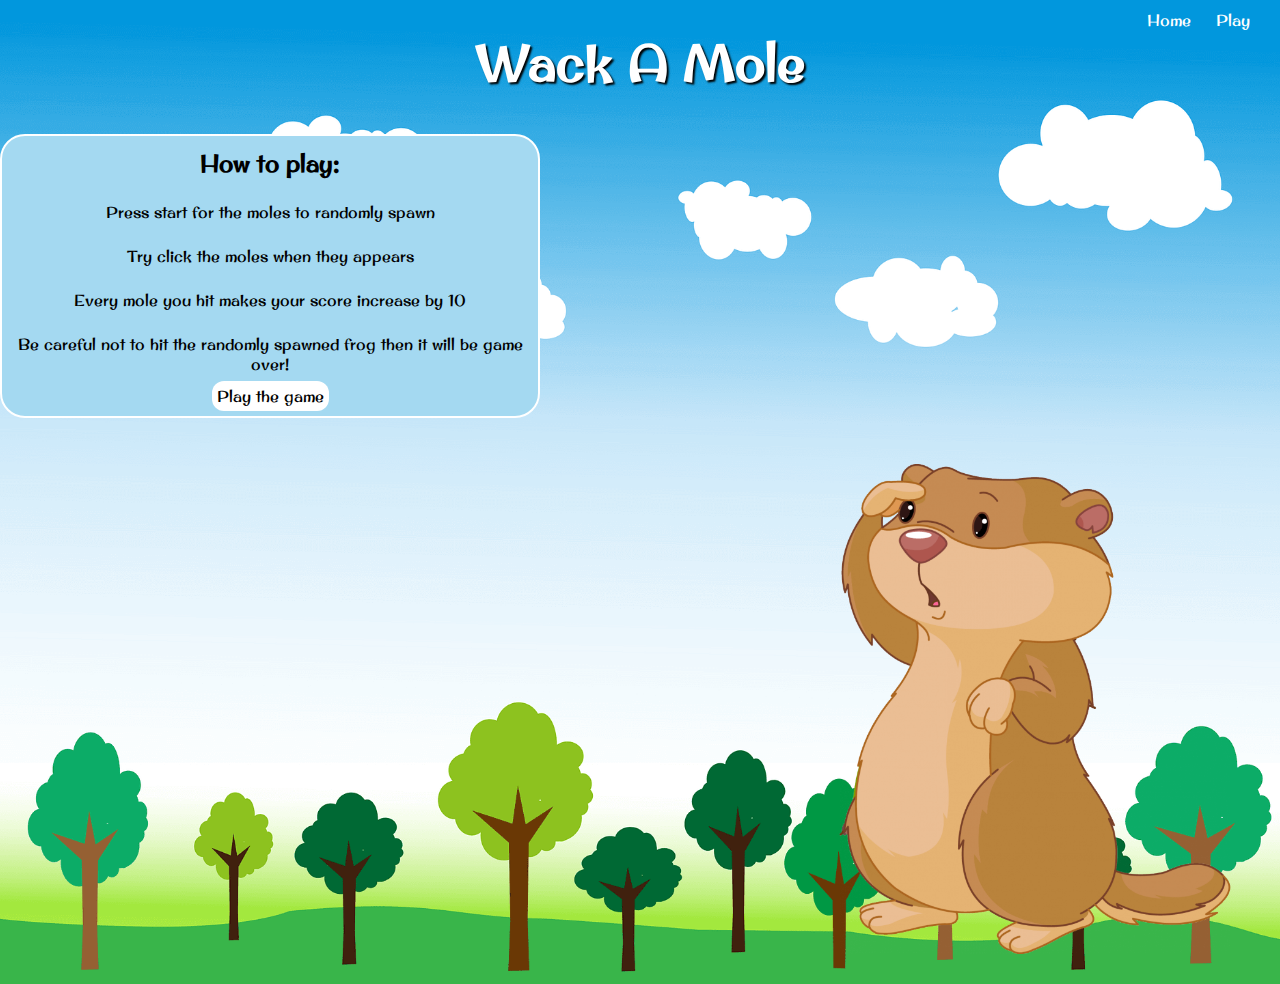
<file: index.html>
<!DOCTYPE html>
<html lang="en">
<head>
    <meta charset="UTF-8">
    <meta name="viewport" content="width=device-width, initial-scale=1.0">
    <meta name="description" content="Wack-a-Mole, a easy and fun fast pace game">
    <link rel="stylesheet" href="assets/css/style.css">
    <title>Wack a Mole</title>
</head>
<body>
    <nav>
        <a href="index.html">Home</a>
        <a href="game.html">Play</a>
    </nav>
    <h1>Wack A Mole</h1>
    <div id="about">
        <h2>How to play:</h2>
        <ul>
            <li>Press start for the moles to randomly spawn</li>
            <li>Try click the moles when they appears</li>
            <li>Every mole you hit makes your score increase by 10</li>
            <li>Be careful not to hit the randomly spawned frog then it will be game over!</li>
        </ul>
        <div>
            <a class="game-btn" href="game.html">Play the game</a>
        </div>
    </div>
    <div id="mole-img">
        <img id="mole" src="./assets/images/mole.png" alt="A mole looking around">
    </div>
    <script src="assets/js/script.js"></script>
</body>
</html>
</file>
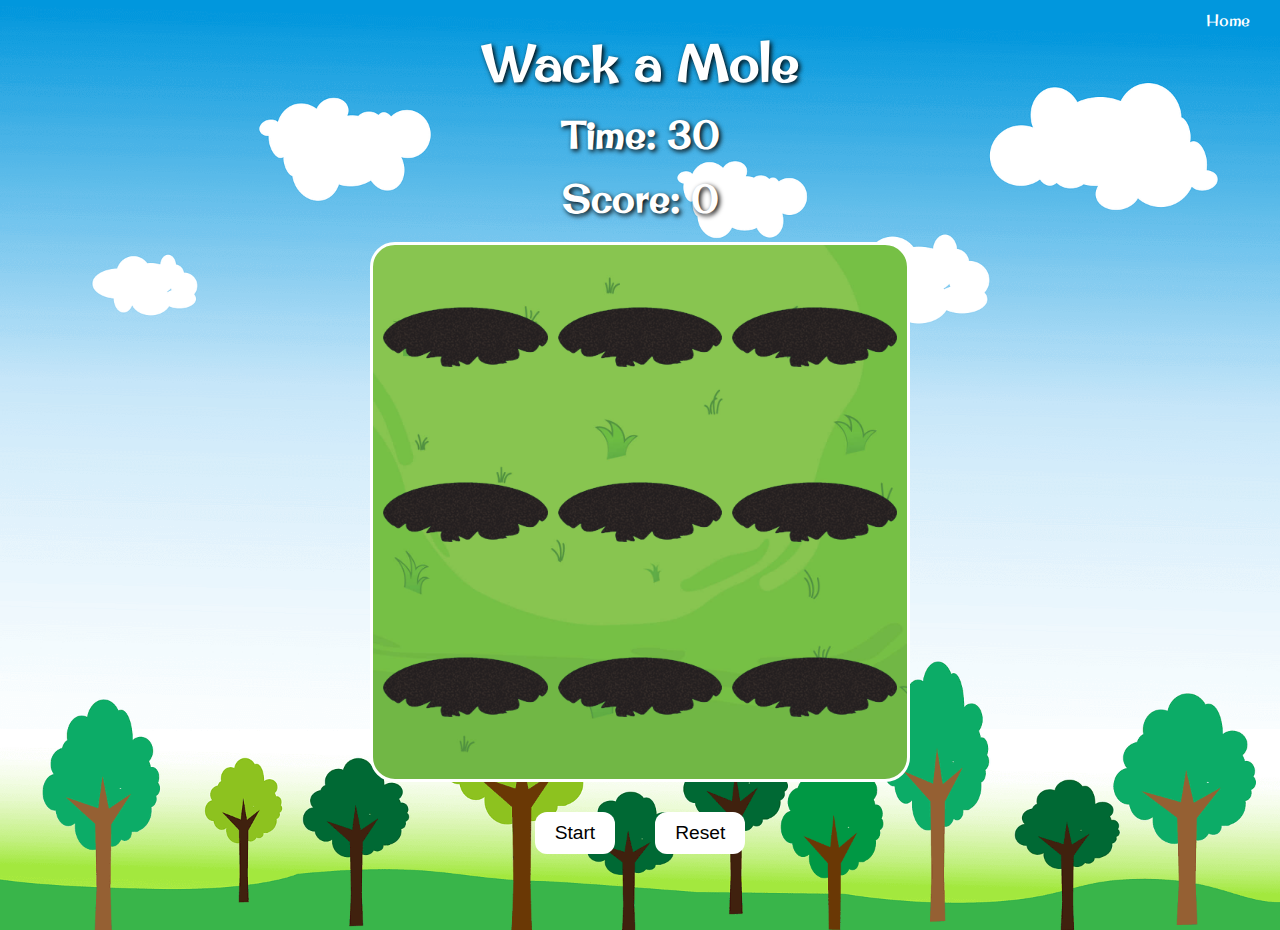
<file: game.html>
<!DOCTYPE html>
<html lang="en">
<head>
    <meta charset="UTF-8">
    <meta name="viewport" content="width=device-width, initial-scale=1.0">
    <meta name="description" content="Wack-a-Mole, a easy and fun fast pace game">
    <link rel="stylesheet" href="assets/css/style.css">
    <title>Wack a Mole</title>
</head>
<body>
    <nav>
        <a href="index.html">Home</a>
    </nav>
    
    <header>
        <h1 id="heading">Wack a Mole</h1>
    </header>
    <main>
        <h2 id="timer">Time: 30</h2>
        <h2 id="score">Score: 0</h2>
        <div id="board">
            <div id="1" class="hole"></div>
            <div id="2" class="hole"></div>
            <div id="3" class="hole"></div>
            <div id="4" class="hole"></div>
            <div id="5" class="hole"></div>
            <div id="6" class="hole"></div>
            <div id="7" class="hole"></div>
            <div id="8" class="hole"></div>
            <div id="9" class="hole"></div>
        </div>
        <div id="buttons">
            <button id="start-btn" aria-label="Start the game">Start</button>
            <button id="reset-btn" aria-label="Reset the game">Reset</button>
        </div>
    </main>
    <script src="assets/js/script.js"></script>
</body>
</html>
</file>
<file: assets/css/style.css>
/** Google fonts **/
@import url('https://fonts.googleapis.com/css2?family=Original+Surfer&family=Roboto:ital,wght@0,100..900;1,100..900&display=swap');

/* General */

* {
    box-sizing: border-box;
    margin: 0;
    padding: 0;
}

body {
    font-family: 'Original Surfer', Roboto, sans-serif;
    text-align: center;
    background: url("../images/background.png") no-repeat center center;
    background-size: cover;
    height: 100vh;
}

/* Navlinks */
nav  {
    
    color: white;
    position: absolute;
    top: 10px;
    right: 10px;
}

nav a {
    text-decoration: none;
    color: white;
    margin-right: 20px;
}

nav a:hover {
    color: yellow;
    transition: ease 0.3s;
}

/* Home Page */
h1 {
    margin-top: 30px;
    font-size: 4vw;
    margin-bottom: 1rem;
    color: white;
    text-shadow: 2px 2px 2px #000;
}

/* Section How to play at home page */
#about {
    width: 100%;
    max-width: 540px;
    background-color: #A4D9F1;
    margin-top: 40px;
    margin-bottom: 1rem;
    color: black;
    border-radius: 25px;
    border: 2px solid white;
    padding-bottom: 10px;
}

#about h2 {
    padding: 12px;
}

#about ul {
    list-style-type: none;
}

#about li {
    padding: 12px;
    text-decoration: none;
}

/* Button inside the about section */
.game-btn {
    border-radius: 12px;
    text-decoration: none;
    color: black;
    padding: 5px;
    background-color: white;
}

.game-btn:hover {
    background-color: #91C93E;
    transition: ease-in 0.3s;
}

/* Mole img at the home page */
#mole-img {
    width: 100%;
    max-width: 540px;
    float: right;
}

#mole {
    width: 100%;
    display: block;
    margin: auto;
    padding: 30px;
    padding-left: 50px;
    padding-right: 0;
}

/* Game Page */
header h1 {
    font-size: 4vw;
    margin-bottom: 1rem;
    color: white;
    text-shadow: 2px 2px 5px #000;
}

#score {
    font-size: 3vw;
    margin-bottom: 1rem;
    color: white;
    text-shadow: 2px 2px 5px #000;
}

#timer {
    font-size: 3vw;
    margin-bottom: 1rem;
    color: white;
    text-shadow: 2px 2px 5px #000;
}

#board {
    width: 100%;
    max-width: 540px;
    margin: 20px auto;
    display: grid;
    grid-template-columns: repeat(3, 1fr);
    gap: 10px;
    padding: 10px;
    box-sizing: border-box;
    border: 3px solid white;
    border-radius: 25px;
    background-color: green;
    background-image: url("../images/grass.jpg");
    background-size: cover;
    background-position: center;
    background-repeat: no-repeat;
    cursor: url(../images/hammer.png), crosshair;
}

#board div img {
      /* code below added to make sure not to drag picture or highligt pictures inside game board */
    user-select: none; 
    -moz-user-select: none;
    -webkit-user-drag: none;
    -webkit-user-select: none;
    -ms-user-select: none;
}

.hole {
    background-image: url("../images/hole.png");
    background-position: center;
    background-size: contain;
    background-repeat: no-repeat;
    padding-bottom: 100%; 
    position: relative;
}

#buttons {
    margin: 1rem;
    text-align: center;
}

button {
    background-color: white;
    color: black;
    font-size: 1.2rem;
    border: none;
    padding: 10px 20px;
    margin: 10px;
    border-radius: 12px;
    cursor: pointer;
    transition: background-color 0.3s ease;
}

button:hover {
    background-color: #91C93E;
    color: black;
}

#buttons {
    display: flex;
    justify-content: center;
    gap: 20px;
}

.mole {
    width: 100px;
    height: 100px;
    object-fit: contain;
    position: absolute;
    top: 30%;
    left: 50%;
    transform: translate(-50%, -50%);
}

.frog {
    width: 100px;
    height: 100px;
    object-fit: contain;
    position: absolute;
    top: 30%;
    left: 50%;
    transform: translate(-50%, -50%);
}

@media (max-width: 500px) {
    #score {
        font-size: 30px;
    }
}
</file>
